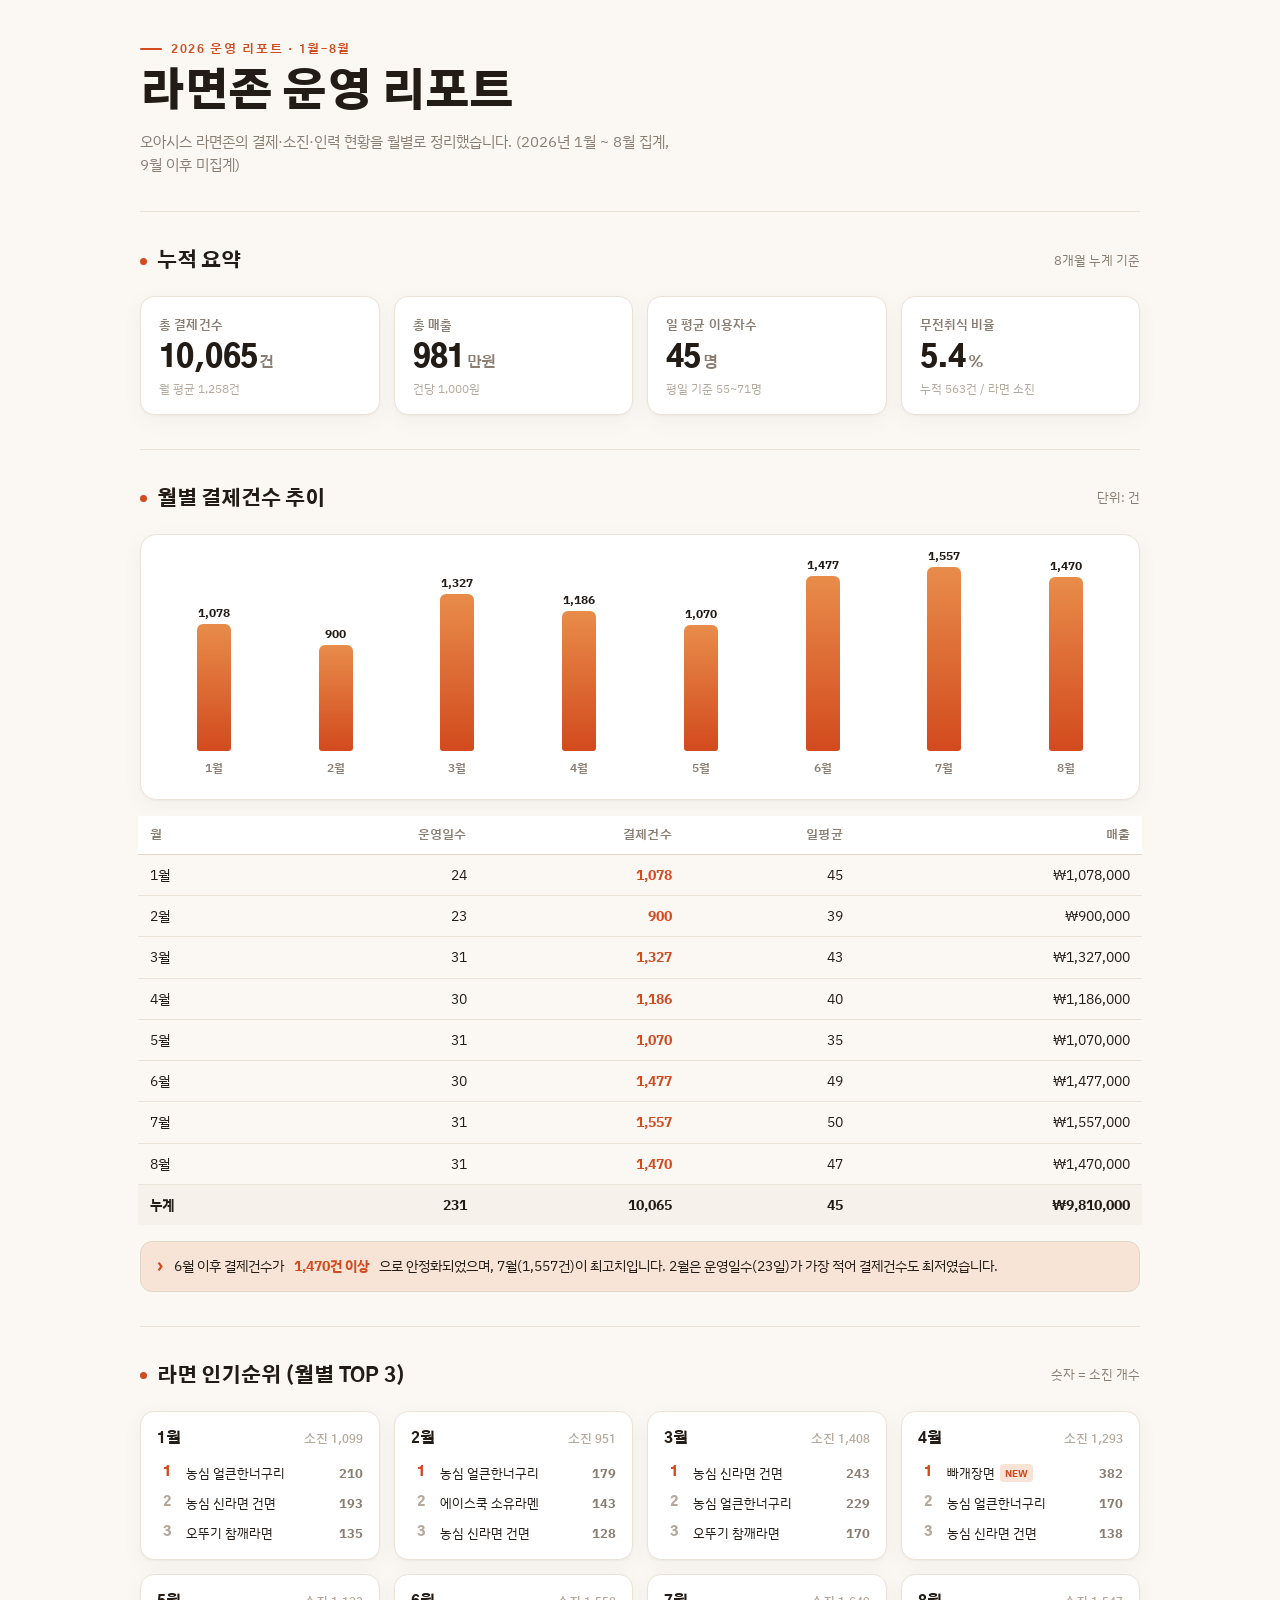
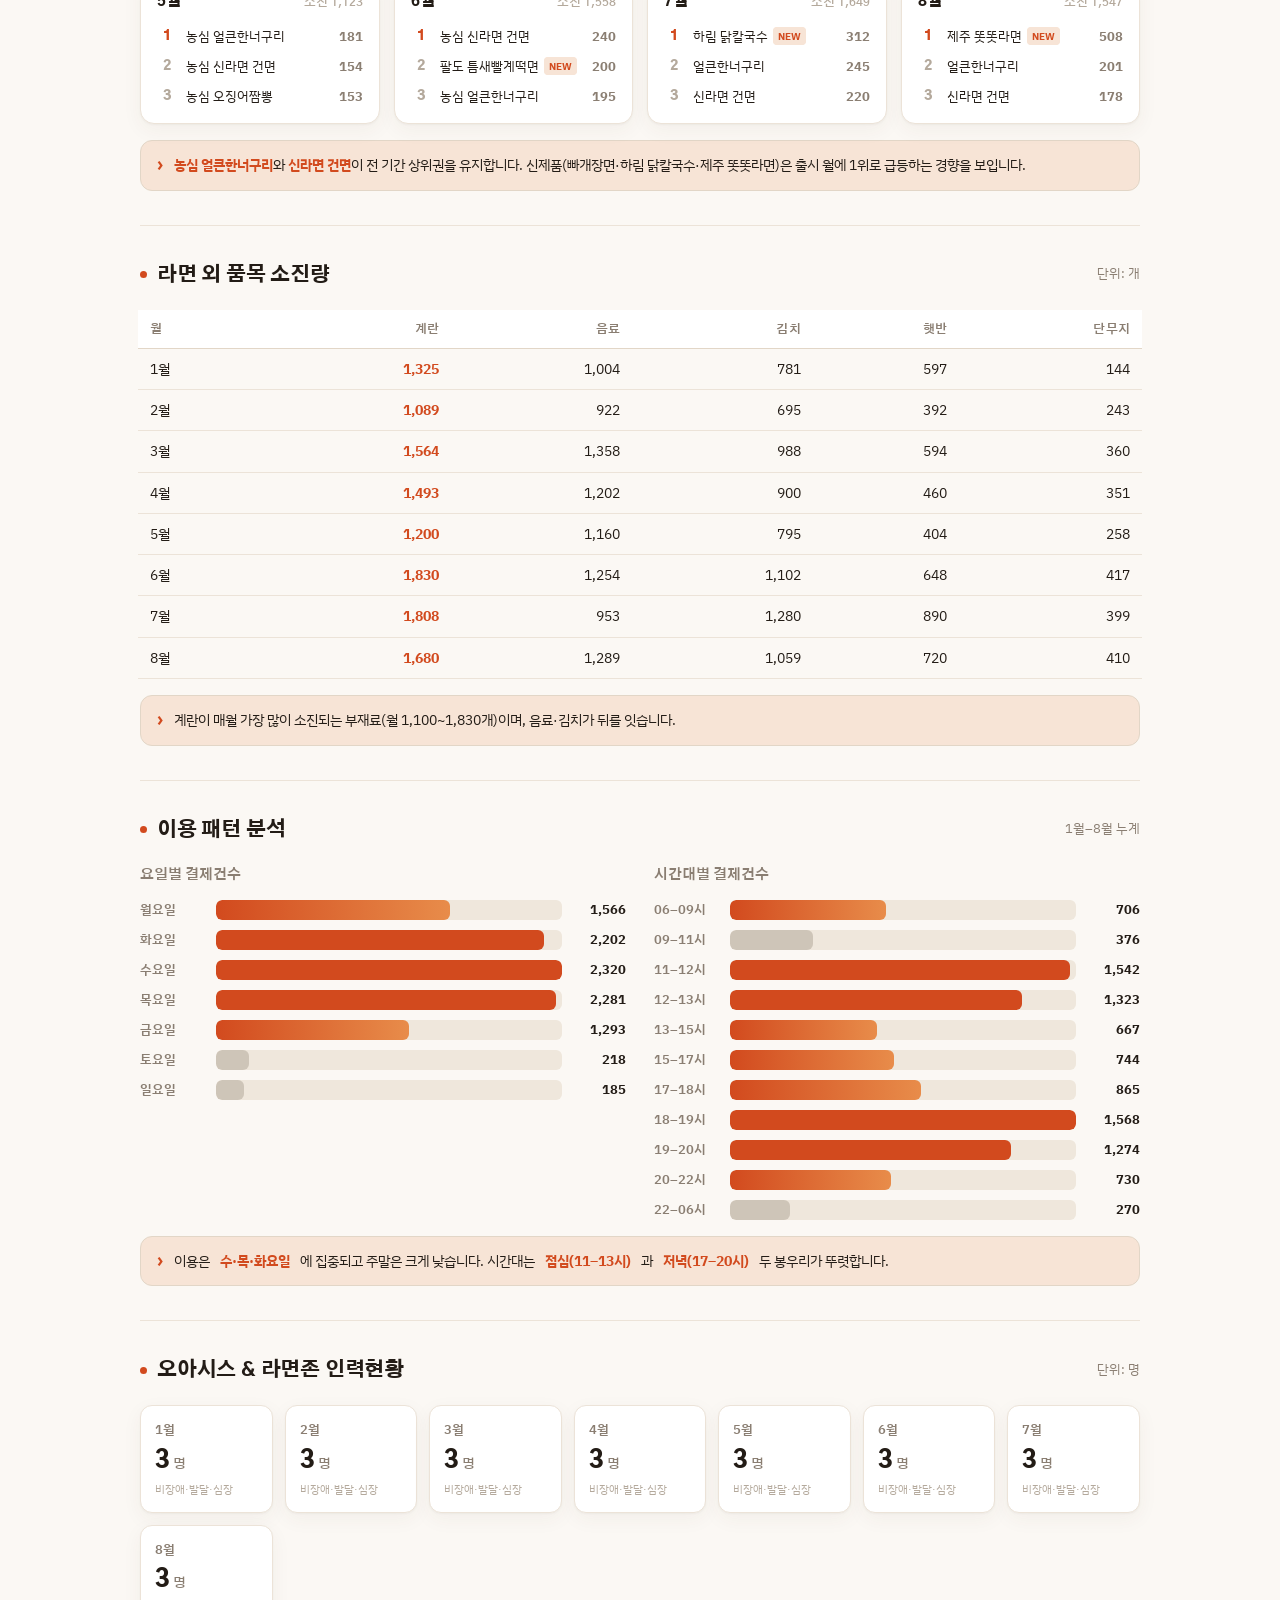
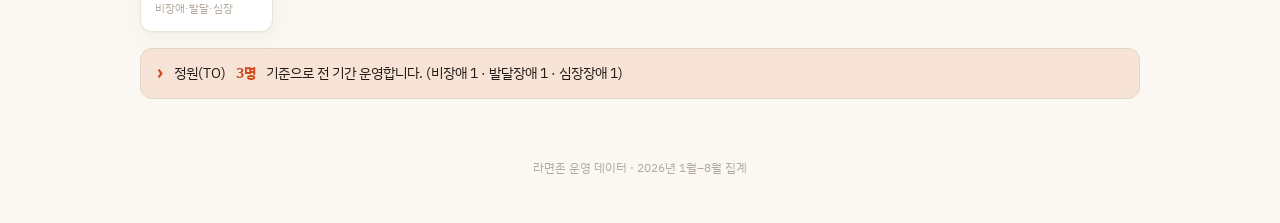
<file: reports/ramen-zone-2026.html>
<!doctype html>
<html lang="ko">
<head>
<meta charset="utf-8">
<meta name="viewport" content="width=device-width, initial-scale=1, viewport-fit=cover">
<meta name="description" content="2026년 1~8월 오아시스 라면존 운영 리포트 — 결제·소진·이용패턴·인력 현황">
<style>html,body{margin:0;padding:0}img{max-width:100%}[hidden]{display:none!important}</style>
<title>라면존 운영 리포트</title>
<style>
  @import url('https://fonts.googleapis.com/css2?family=Gothic+A1:wght@400;600;700;800;900&family=IBM+Plex+Sans+KR:wght@400;500;600;700&display=swap');

  :root{
    --ground:#FBF8F4;
    --surface:#FFFFFF;
    --surface-2:#F6F1EA;
    --ink:#231C16;
    --muted:#8A7E72;
    --faint:#B4A99C;
    --line:#ECE3D8;
    --line-2:#E2D6C7;
    --accent:#D24A1E;
    --accent-2:#E88C4A;
    --accent-soft:#F7E4D6;
    --track:#EFE7DC;
    --good:#3F7D4F;
    --warn:#B5661C;
    --shadow:0 1px 2px rgba(60,40,20,.04),0 6px 20px rgba(80,55,30,.05);
  }
  @media (prefers-color-scheme:dark){
    :root:not([data-theme="light"]){
      --ground:#171310;
      --surface:#211B16;
      --surface-2:#2A2219;
      --ink:#F1E9DF;
      --muted:#A99C8C;
      --faint:#7C7062;
      --line:#332A21;
      --line-2:#3D3228;
      --accent:#EE744A;
      --accent-2:#F0A469;
      --accent-soft:#3A281D;
      --track:#2E2619;
      --good:#6FB07E;
      --warn:#D79A54;
      --shadow:0 1px 2px rgba(0,0,0,.3),0 8px 24px rgba(0,0,0,.28);
    }
  }
  :root[data-theme="dark"]{
    --ground:#171310;
    --surface:#211B16;
    --surface-2:#2A2219;
    --ink:#F1E9DF;
    --muted:#A99C8C;
    --faint:#7C7062;
    --line:#332A21;
    --line-2:#3D3228;
    --accent:#EE744A;
    --accent-2:#F0A469;
    --accent-soft:#3A281D;
    --track:#2E2619;
    --good:#6FB07E;
    --warn:#D79A54;
    --shadow:0 1px 2px rgba(0,0,0,.3),0 8px 24px rgba(0,0,0,.28);
  }

  *{box-sizing:border-box}
  body{
    background:var(--ground);
    color:var(--ink);
    font-family:'IBM Plex Sans KR','Gothic A1',system-ui,sans-serif;
    line-height:1.5;
    -webkit-font-smoothing:antialiased;
  }
  .wrap{max-width:1040px;margin:0 auto;padding-inline:20px;padding-block:0}
  .num{font-variant-numeric:tabular-nums;font-feature-settings:"tnum"}

  /* ---------- header ---------- */
  header.top{padding-block:40px 20px;border-bottom:1px solid var(--line)}
  .eyebrow{
    font-family:'Gothic A1',sans-serif;font-weight:700;font-size:12px;
    letter-spacing:.14em;text-transform:uppercase;color:var(--accent);
    display:flex;align-items:center;gap:9px;
  }
  .eyebrow::before{content:"";width:22px;height:2px;background:var(--accent);border-radius:2px}
  h1.title{
    font-family:'Gothic A1',sans-serif;font-weight:900;letter-spacing:-.02em;
    font-size:clamp(30px,6vw,44px);line-height:1.05;margin:12px 0 6px;text-wrap:balance;
  }
  .sub{color:var(--muted);font-size:15px;max-width:60ch}

  /* ---------- section ---------- */
  section{padding-block:34px;border-bottom:1px solid var(--line)}
  section:last-of-type{border-bottom:none}
  .sec-head{display:flex;align-items:baseline;justify-content:space-between;gap:16px;margin-bottom:20px;flex-wrap:wrap}
  h2{font-family:'Gothic A1',sans-serif;font-weight:800;font-size:20px;letter-spacing:-.01em;margin:0;display:flex;align-items:center;gap:10px}
  h2 .dot{width:7px;height:7px;border-radius:50%;background:var(--accent);flex:none}
  .sec-note{color:var(--muted);font-size:13px}

  /* ---------- KPI ---------- */
  .kpis{display:grid;grid-template-columns:repeat(4,1fr);gap:14px}
  .kpi{background:var(--surface);border:1px solid var(--line);border-radius:14px;padding:18px 18px 16px;box-shadow:var(--shadow)}
  .kpi .lab{font-size:12.5px;color:var(--muted);font-weight:600;letter-spacing:.01em}
  .kpi .val{font-family:'Gothic A1',sans-serif;font-weight:900;font-size:30px;line-height:1.1;margin-top:8px;letter-spacing:-.02em}
  .kpi .val small{font-size:15px;font-weight:700;color:var(--muted);margin-left:2px}
  .kpi .meta{font-size:12px;color:var(--faint);margin-top:5px}

  /* ---------- monthly bar chart ---------- */
  .panel{background:var(--surface);border:1px solid var(--line);border-radius:16px;padding:22px;box-shadow:var(--shadow)}
  .mbars{display:flex;align-items:flex-end;gap:min(2.4vw,20px);height:220px;padding-top:10px}
  .mcol{flex:1;display:flex;flex-direction:column;align-items:center;justify-content:flex-end;gap:8px;height:100%;min-width:0}
  .mcol .bwrap{flex:1;width:100%;display:flex;align-items:flex-end;justify-content:center}
  .mcol .bar{width:70%;max-width:34px;background:linear-gradient(180deg,var(--accent-2),var(--accent));border-radius:6px 6px 3px 3px;position:relative;transition:height .2s}
  .mcol .bar .cnt{position:absolute;top:-20px;left:50%;transform:translateX(-50%);font-size:11.5px;font-weight:700;color:var(--ink);white-space:nowrap}
  .mcol .mlab{font-size:12px;color:var(--muted);font-weight:600}
  .legend{display:flex;gap:16px;flex-wrap:wrap;color:var(--muted);font-size:12.5px;margin-top:6px}
  .legend span{display:inline-flex;align-items:center;gap:6px}
  .legend i{width:11px;height:11px;border-radius:3px;display:inline-block}

  /* ---------- generic table ---------- */
  .tbl-scroll{overflow-x:auto;margin:0 -2px;-webkit-overflow-scrolling:touch}
  table{border-collapse:collapse;width:100%;font-size:13.5px;min-width:520px}
  th,td{padding:10px 12px;text-align:right;border-bottom:1px solid var(--line);white-space:nowrap}
  th:first-child,td:first-child{text-align:left}
  thead th{font-family:'Gothic A1',sans-serif;font-weight:700;color:var(--muted);font-size:12px;letter-spacing:.02em;border-bottom:1.5px solid var(--line-2);background:var(--surface)}
  tbody tr:hover{background:var(--surface-2)}
  tbody tr.total-row{background:var(--surface-2);font-weight:700}
  tbody tr.total-row td{border-bottom:none}
  .cell-strong{color:var(--accent);font-weight:700}

  /* ---------- ranking cards ---------- */
  .rank-grid{display:grid;grid-template-columns:repeat(4,1fr);gap:14px}
  .rank-card{background:var(--surface);border:1px solid var(--line);border-radius:14px;padding:16px;box-shadow:var(--shadow)}
  .rank-card h3{font-family:'Gothic A1',sans-serif;font-size:15px;font-weight:800;margin:0 0 12px;display:flex;align-items:center;justify-content:space-between}
  .rank-card h3 .tot{font-size:11.5px;font-weight:600;color:var(--faint)}
  .rlist{display:flex;flex-direction:column;gap:9px}
  .ritem{display:grid;grid-template-columns:20px 1fr auto;align-items:center;gap:9px}
  .rnum{font-family:'Gothic A1',sans-serif;font-weight:900;font-size:14px;color:var(--faint);text-align:center}
  .ritem.first .rnum{color:var(--accent)}
  .rname{font-size:13px;line-height:1.25;min-width:0}
  .rname .new{font-size:9.5px;font-weight:700;color:var(--accent);border:1px solid var(--accent-soft);background:var(--accent-soft);border-radius:4px;padding:1px 4px;margin-left:5px;vertical-align:1px}
  .rcnt{font-size:12.5px;font-weight:700;color:var(--muted)}

  /* ---------- horizontal bar rows (day / time) ---------- */
  .hbars{display:flex;flex-direction:column;gap:10px}
  .hrow{display:grid;grid-template-columns:64px 1fr 52px;align-items:center;gap:12px}
  .hrow .hl{font-size:13px;color:var(--muted);font-weight:600}
  .htrack{height:20px;background:var(--track);border-radius:6px;overflow:hidden}
  .hfill{height:100%;background:linear-gradient(90deg,var(--accent),var(--accent-2));border-radius:6px}
  .hrow.peak .hfill{background:linear-gradient(90deg,var(--accent),var(--accent))}
  .hrow.dim .hfill{background:var(--faint);opacity:.55}
  .hv{font-size:13px;font-weight:700;text-align:right}
  .cols-2{display:grid;grid-template-columns:1fr 1fr;gap:28px}

  /* ---------- staff ---------- */
  .staff-grid{display:grid;grid-template-columns:repeat(auto-fill,minmax(120px,1fr));gap:12px}
  .staff{background:var(--surface);border:1px solid var(--line);border-radius:12px;padding:14px;box-shadow:var(--shadow)}
  .staff .m{font-size:12.5px;color:var(--muted);font-weight:600}
  .staff .n{font-family:'Gothic A1',sans-serif;font-weight:900;font-size:24px;margin:4px 0 2px}
  .staff .n small{font-size:13px;font-weight:600;color:var(--muted)}
  .staff .d{font-size:11px;color:var(--faint)}

  .callout{background:var(--accent-soft);border:1px solid var(--line-2);border-radius:12px;padding:14px 16px;font-size:13.5px;color:var(--ink);display:flex;gap:10px;align-items:flex-start;margin-top:16px}
  .callout b{color:var(--accent)}
  .callout::before{content:"›";font-family:'Gothic A1',sans-serif;font-weight:900;color:var(--accent);font-size:16px;line-height:1.3}

  footer{padding:26px 0 46px;color:var(--faint);font-size:12px;text-align:center}

  @media (max-width:720px){
    .kpis{grid-template-columns:repeat(2,1fr)}
    .rank-grid{grid-template-columns:repeat(2,1fr)}
    .cols-2{grid-template-columns:1fr;gap:26px}
    .mcol .bar .cnt{font-size:10px}
  }
  @media (max-width:440px){
    .rank-grid{grid-template-columns:1fr}
  }
</style>
</head>
<body>
<div class="wrap">
  <header class="top">
    <div class="eyebrow">2026 운영 리포트 · 1월–8월</div>
    <h1 class="title">라면존 운영 리포트</h1>
    <p class="sub">오아시스 라면존의 결제·소진·인력 현황을 월별로 정리했습니다. (2026년 1월 ~ 8월 집계, 9월 이후 미집계)</p>
  </header>

  <!-- ===== SUMMARY ===== -->
  <section>
    <div class="sec-head">
      <h2><span class="dot"></span>누적 요약</h2>
      <span class="sec-note">8개월 누계 기준</span>
    </div>
    <div class="kpis">
      <div class="kpi">
        <div class="lab">총 결제건수</div>
        <div class="val num">10,065<small>건</small></div>
        <div class="meta">월 평균 1,258건</div>
      </div>
      <div class="kpi">
        <div class="lab">총 매출</div>
        <div class="val num">981<small>만원</small></div>
        <div class="meta">건당 1,000원</div>
      </div>
      <div class="kpi">
        <div class="lab">일 평균 이용자수</div>
        <div class="val num">45<small>명</small></div>
        <div class="meta">평일 기준 55~71명</div>
      </div>
      <div class="kpi">
        <div class="lab">무전취식 비율</div>
        <div class="val num">5.4<small>%</small></div>
        <div class="meta">누적 563건 / 라면 소진</div>
      </div>
    </div>
  </section>

  <!-- ===== MONTHLY TREND ===== -->
  <section>
    <div class="sec-head">
      <h2><span class="dot"></span>월별 결제건수 추이</h2>
      <span class="sec-note">단위: 건</span>
    </div>
    <div class="panel">
      <div class="mbars" id="mbars"></div>
    </div>

    <div class="tbl-scroll" style="margin-top:16px">
      <table class="num">
        <thead>
          <tr><th>월</th><th>운영일수</th><th>결제건수</th><th>일평균</th><th>매출</th></tr>
        </thead>
        <tbody id="monthly-body"></tbody>
      </table>
    </div>
    <div class="callout">6월 이후 결제건수가 <b>1,470건 이상</b>으로 안정화되었으며, 7월(1,557건)이 최고치입니다. 2월은 운영일수(23일)가 가장 적어 결제건수도 최저였습니다.</div>
  </section>

  <!-- ===== RAMEN RANKING ===== -->
  <section>
    <div class="sec-head">
      <h2><span class="dot"></span>라면 인기순위 (월별 TOP 3)</h2>
      <span class="sec-note">숫자 = 소진 개수</span>
    </div>
    <div class="rank-grid" id="rank-grid"></div>
    <div class="callout"><span><b>농심 얼큰한너구리</b>와 <b>신라면 건면</b>이 전 기간 상위권을 유지합니다. 신제품(빠개장면·하림 닭칼국수·제주 똣똣라면)은 출시 월에 1위로 급등하는 경향을 보입니다.</span></div>
  </section>

  <!-- ===== NON-RAMEN ITEMS ===== -->
  <section>
    <div class="sec-head">
      <h2><span class="dot"></span>라면 외 품목 소진량</h2>
      <span class="sec-note">단위: 개</span>
    </div>
    <div class="tbl-scroll">
      <table class="num">
        <thead>
          <tr><th>월</th><th>계란</th><th>음료</th><th>김치</th><th>햇반</th><th>단무지</th></tr>
        </thead>
        <tbody id="items-body"></tbody>
      </table>
    </div>
    <div class="callout">계란이 매월 가장 많이 소진되는 부재료(월 1,100~1,830개)이며, 음료·김치가 뒤를 잇습니다.</div>
  </section>

  <!-- ===== DAY & TIME ===== -->
  <section>
    <div class="sec-head">
      <h2><span class="dot"></span>이용 패턴 분석</h2>
      <span class="sec-note">1월–8월 누계</span>
    </div>
    <div class="cols-2">
      <div>
        <h3 style="font-family:'Gothic A1';font-size:14px;margin:0 0 14px;color:var(--muted)">요일별 결제건수</h3>
        <div class="hbars" id="day-bars"></div>
      </div>
      <div>
        <h3 style="font-family:'Gothic A1';font-size:14px;margin:0 0 14px;color:var(--muted)">시간대별 결제건수</h3>
        <div class="hbars" id="time-bars"></div>
      </div>
    </div>
    <div class="callout">이용은 <b>수·목·화요일</b>에 집중되고 주말은 크게 낮습니다. 시간대는 <b>점심(11–13시)</b>과 <b>저녁(17–20시)</b> 두 봉우리가 뚜렷합니다.</div>
  </section>

  <!-- ===== STAFF ===== -->
  <section>
    <div class="sec-head">
      <h2><span class="dot"></span>오아시스 &amp; 라면존 인력현황</h2>
      <span class="sec-note">단위: 명</span>
    </div>
    <div class="staff-grid" id="staff-grid"></div>
    <div class="callout">정원(TO) <b>3명</b> 기준으로 전 기간 운영합니다. (비장애 1 · 발달장애 1 · 심장장애 1)</div>
  </section>

  <footer>라면존 운영 데이터 · 2026년 1월–8월 집계</footer>
</div>

<script>
  const months = ['1월','2월','3월','4월','5월','6월','7월','8월'];
  const pay =    [1078, 900, 1327, 1186, 1070, 1477, 1557, 1470];
  const days =   [24, 23, 31, 30, 31, 30, 31, 31];
  const dailyAvg=[45, 39, 43, 40, 35, 49, 50, 47];
  const sales =  ['107.8','90.0','132.7','118.6','107.0','147.7','130.2','147.0']; // 만원

  // monthly bars
  const maxPay = Math.max(...pay);
  document.getElementById('mbars').innerHTML = months.map((m,i)=>`
    <div class="mcol">
      <div class="bwrap"><div class="bar" style="height:${(pay[i]/maxPay*100).toFixed(1)}%">
        <span class="cnt num">${pay[i].toLocaleString()}</span></div></div>
      <div class="mlab">${m}</div>
    </div>`).join('');

  // monthly table
  document.getElementById('monthly-body').innerHTML = months.map((m,i)=>`
    <tr><td>${m}</td><td>${days[i]}</td><td class="cell-strong">${pay[i].toLocaleString()}</td>
    <td>${dailyAvg[i]}</td><td>₩${(pay[i]).toLocaleString()},000</td></tr>`).join('')
    + `<tr class="total-row"><td>누계</td><td>231</td><td>10,065</td><td>45</td><td>₩9,810,000</td></tr>`;

  // ranking
  const ranks = [
    {m:'1월',tot:1099,list:[['농심 얼큰한너구리',210,0],['농심 신라면 건면',193,0],['오뚜기 참깨라면',135,0]]},
    {m:'2월',tot:951, list:[['농심 얼큰한너구리',179,0],['에이스쿡 소유라멘',143,0],['농심 신라면 건면',128,0]]},
    {m:'3월',tot:1408,list:[['농심 신라면 건면',243,0],['농심 얼큰한너구리',229,0],['오뚜기 참깨라면',170,0]]},
    {m:'4월',tot:1293,list:[['빠개장면',382,1],['농심 얼큰한너구리',170,0],['농심 신라면 건면',138,0]]},
    {m:'5월',tot:1123,list:[['농심 얼큰한너구리',181,0],['농심 신라면 건면',154,0],['농심 오징어짬뽕',153,0]]},
    {m:'6월',tot:1558,list:[['농심 신라면 건면',240,0],['팔도 틈새빨계떡면',200,1],['농심 얼큰한너구리',195,0]]},
    {m:'7월',tot:1649,list:[['하림 닭칼국수',312,1],['얼큰한너구리',245,0],['신라면 건면',220,0]]},
    {m:'8월',tot:1547,list:[['제주 똣똣라면',508,1],['얼큰한너구리',201,0],['신라면 건면',178,0]]},
  ];
  document.getElementById('rank-grid').innerHTML = ranks.map(r=>`
    <div class="rank-card">
      <h3>${r.m}<span class="tot num">소진 ${r.tot.toLocaleString()}</span></h3>
      <div class="rlist">
        ${r.list.map((it,idx)=>`
          <div class="ritem ${idx===0?'first':''}">
            <span class="rnum">${idx+1}</span>
            <span class="rname">${it[0]}${it[2]?'<span class="new">NEW</span>':''}</span>
            <span class="rcnt num">${it[1]}</span>
          </div>`).join('')}
      </div>
    </div>`).join('');

  // non-ramen items
  const items = [
    ['1월',1325,1004,781,597,144],
    ['2월',1089,922,695,392,243],
    ['3월',1564,1358,988,594,360],
    ['4월',1493,1202,900,460,351],
    ['5월',1200,1160,795,404,258],
    ['6월',1830,1254,1102,648,417],
    ['7월',1808,953,1280,890,399],
    ['8월',1680,1289,1059,720,410],
  ];
  document.getElementById('items-body').innerHTML = items.map(r=>`
    <tr><td>${r[0]}</td><td class="cell-strong">${r[1].toLocaleString()}</td>
    <td>${r[2].toLocaleString()}</td><td>${r[3].toLocaleString()}</td>
    <td>${r[4].toLocaleString()}</td><td>${r[5].toLocaleString()}</td></tr>`).join('');

  // day of week
  const dow = [['월',1566],['화',2202],['수',2320],['목',2281],['금',1293],['토',218],['일',185]];
  const maxDow = Math.max(...dow.map(d=>d[1]));
  document.getElementById('day-bars').innerHTML = dow.map(d=>{
    const cls = d[1]>2100?'peak':(d[1]<300?'dim':'');
    return `<div class="hrow ${cls}"><span class="hl">${d[0]}요일</span>
      <div class="htrack"><div class="hfill" style="width:${(d[1]/maxDow*100).toFixed(1)}%"></div></div>
      <span class="hv num">${d[1].toLocaleString()}</span></div>`;
  }).join('');

  // time of day
  const tod = [
    ['06–09',706],['09–11',376],['11–12',1542],['12–13',1323],['13–15',667],
    ['15–17',744],['17–18',865],['18–19',1568],['19–20',1274],['20–22',730],['22–06',270]
  ];
  const maxTod = Math.max(...tod.map(t=>t[1]));
  document.getElementById('time-bars').innerHTML = tod.map(t=>{
    const cls = t[1]>1200?'peak':(t[1]<400?'dim':'');
    return `<div class="hrow ${cls}"><span class="hl">${t[0]}시</span>
      <div class="htrack"><div class="hfill" style="width:${(t[1]/maxTod*100).toFixed(1)}%"></div></div>
      <span class="hv num">${t[1].toLocaleString()}</span></div>`;
  }).join('');

  // staff
  const staff = [
    ['1월',3],['2월',3],['3월',3],['4월',3],['5월',3],['6월',3],['7월',3],['8월',3]
  ];
  document.getElementById('staff-grid').innerHTML = staff.map(s=>`
    <div class="staff"><div class="m">${s[0]}</div>
    <div class="n num">${s[1]}<small> 명</small></div>
    <div class="d">비장애·발달·심장</div></div>`).join('');
</script>
</body>
</html>
</file>
